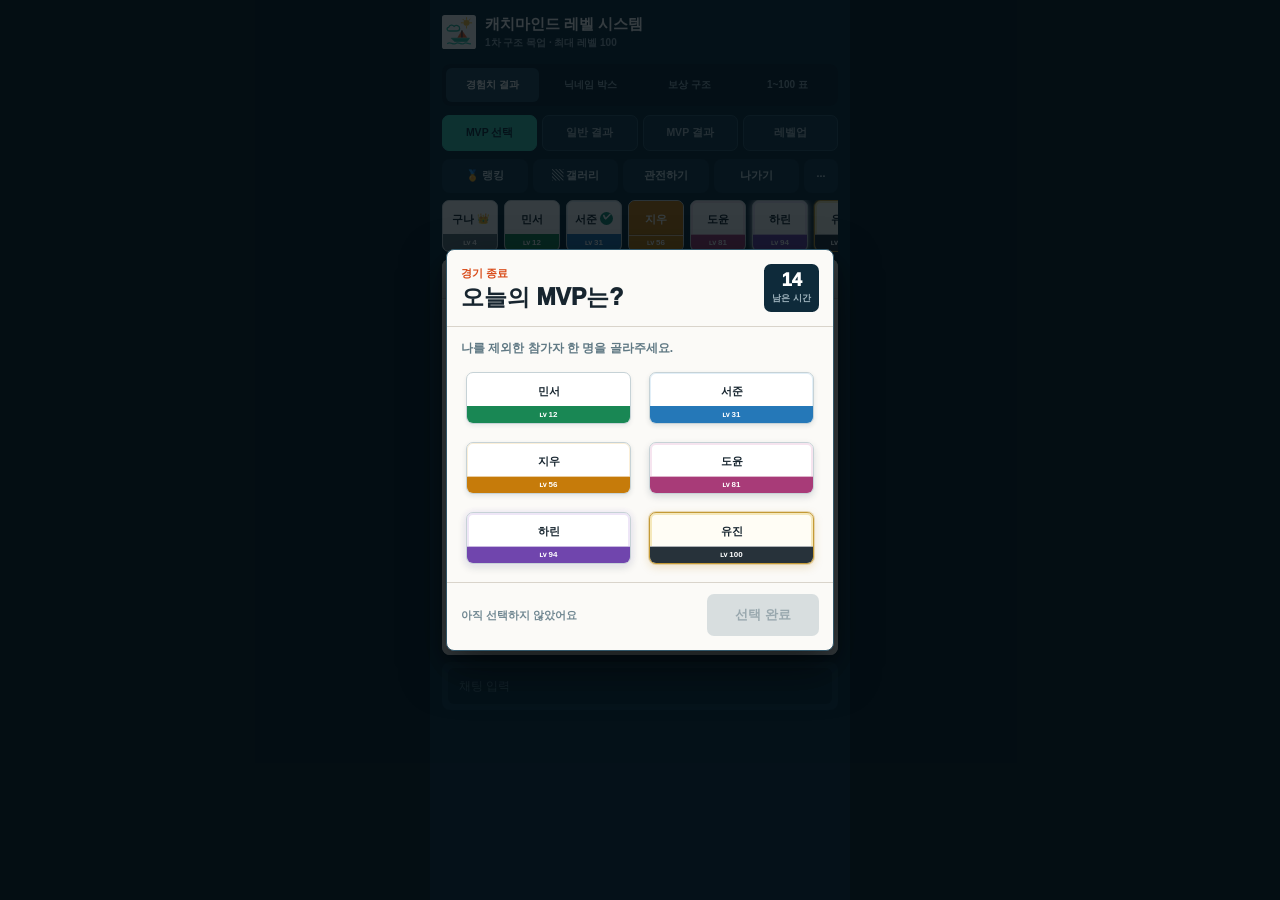
<file: catchmind-level-system-mockup.html>
<!DOCTYPE html>
<html lang="ko">
<head>
<meta charset="UTF-8">
<meta name="viewport" content="width=device-width, initial-scale=1, maximum-scale=1, user-scalable=no">
<title>캐치마인드 레벨 시스템 목업</title>
<style>
:root {
  --navy: #0e2a3a;
  --navy-2: #16384a;
  --navy-3: #24495b;
  --ink: #17252f;
  --paper: #fbfaf7;
  --paper-2: #f5f0e8;
  --line: #d9d4cb;
  --muted: #78909a;
  --teal: #38c6b0;
  --teal-dark: #167d70;
  --orange: #f3612a;
  --orange-dark: #d94b19;
  --blue: #2474b5;
  --red: #d23b3b;
  --yellow: #eab308;
  --green: #22a873;
  --violet: #7c3aed;
}
* { box-sizing: border-box; letter-spacing: 0; }
html, body { min-width: 320px; min-height: 100%; margin: 0; background: #081820; }
body {
  color: #eaf2f6;
  font-family: Pretendard, "Noto Sans KR", "Apple SD Gothic Neo", Arial, sans-serif;
  -webkit-tap-highlight-color: transparent;
}
button, select { font: inherit; }
button { cursor: pointer; }
.hidden { display: none !important; }
.app {
  width: min(420px, 100%);
  min-height: 100dvh;
  margin: 0 auto;
  padding: 8px 12px 24px;
  background: var(--navy);
}
.mock-head {
  min-height: 48px;
  display: flex;
  align-items: center;
  gap: 9px;
  margin-bottom: 8px;
}
.mock-head img { width: 34px; height: 34px; flex: 0 0 auto; }
.mock-title { min-width: 0; }
.mock-title strong { display: block; color: #fff; font-size: 15px; font-weight: 1000; }
.mock-title span { display: block; margin-top: 2px; color: #8fa6b2; font-size: 10px; font-weight: 800; }
.view-tabs {
  width: 100%;
  min-height: 42px;
  display: grid;
  grid-template-columns: repeat(4, minmax(0, 1fr));
  gap: 5px;
  margin-bottom: 9px;
  padding: 4px;
  border-radius: 8px;
  background: #0a2230;
}
.view-tabs button {
  min-width: 0;
  border: 0;
  border-radius: 6px;
  background: transparent;
  color: #8fa6b2;
  font-size: 10px;
  font-weight: 900;
}
.view-tabs button.active { background: var(--navy-3); color: #fff; }
.view { display: none; }
.view.active { display: block; }
.scenario-bar,
.plate-choice {
  display: grid;
  gap: 5px;
  margin-bottom: 8px;
}
.scenario-bar { grid-template-columns: repeat(4, minmax(0, 1fr)); }
.plate-choice { grid-template-columns: repeat(3, minmax(0, 1fr)); }
.scenario-bar button,
.plate-choice button {
  min-width: 0;
  min-height: 36px;
  border: 1px solid #31576a;
  border-radius: 7px;
  background: var(--navy-2);
  color: #a8bbc4;
  font-size: 10.5px;
  font-weight: 900;
}
.scenario-bar button.active,
.plate-choice button.active {
  border-color: var(--teal);
  background: var(--teal);
  color: var(--navy);
}
.game-shell { position: relative; }
.game-actions {
  display: grid;
  grid-template-columns: 1fr 1fr 1fr 1fr 34px;
  gap: 5px;
  margin-bottom: 7px;
}
.game-actions button {
  min-width: 0;
  height: 34px;
  overflow: hidden;
  border: 0;
  border-radius: 8px;
  background: var(--navy-2);
  color: #cfe0e7;
  font-size: 10.5px;
  font-weight: 900;
  text-overflow: ellipsis;
  white-space: nowrap;
}
.player-strip {
  width: 100%;
  min-height: 36px;
  display: flex;
  align-items: center;
  gap: 6px;
  overflow-x: auto;
  margin-bottom: 7px;
  scrollbar-width: none;
}
.player-strip::-webkit-scrollbar { display: none; }
.game-board {
  position: relative;
  aspect-ratio: 1;
  overflow: hidden;
  border-radius: 8px;
  background: var(--paper);
  box-shadow: 0 4px 14px rgba(0,0,0,.35);
}
.wordbar {
  height: 40px;
  display: flex;
  align-items: center;
  justify-content: space-between;
  padding: 0 12px;
  border-bottom: 1px solid #ddd3c7;
  background: var(--paper-2);
  color: #73808a;
  font-size: 12px;
}
.wordbar b { margin-left: 7px; color: var(--navy); font-size: 16px; }
.wordbar strong { color: var(--orange-dark); font-size: 13px; }
.waiting-stage {
  position: absolute;
  inset: 40px 0 0;
  display: grid;
  grid-template-rows: minmax(0, 1fr) auto;
  padding: 26px 22px 17px;
  background: rgba(251,250,247,.96);
  color: var(--ink);
}
.waiting-main { align-self: center; text-align: center; }
.paint-marks {
  height: 46px;
  display: flex;
  align-items: center;
  justify-content: center;
  gap: 7px;
  margin-bottom: 10px;
}
.paint-marks span { width: 8px; display: block; border-radius: 4px; transform: rotate(8deg); }
.paint-marks span:nth-child(1) { height: 25px; background: var(--blue); }
.paint-marks span:nth-child(2) { height: 39px; background: var(--red); transform: rotate(-6deg); }
.paint-marks span:nth-child(3) { height: 31px; background: var(--yellow); }
.paint-marks span:nth-child(4) { height: 44px; background: var(--orange); transform: rotate(-4deg); }
.paint-marks span:nth-child(5) { height: 34px; background: #22c55e; }
.paint-marks span:nth-child(6) { height: 40px; background: var(--violet); transform: rotate(-7deg); }
.waiting-main h2 { margin: 0; font-size: 26px; line-height: 1.2; font-weight: 1000; }
.waiting-main p { margin: 8px 0 0; color: #6d838e; font-size: 11px; font-weight: 800; }
.waiting-roster {
  padding-top: 10px;
  border-top: 1px solid #ded8cf;
  color: #718892;
  font-size: 10px;
  line-height: 1.65;
  font-weight: 800;
}
.waiting-roster b { color: #49616c; }
.mock-chat {
  height: 48px;
  display: flex;
  align-items: center;
  margin-top: 7px;
  padding: 6px;
  border-radius: 8px;
  background: var(--navy-2);
}
.mock-chat span {
  width: 100%;
  height: 36px;
  display: flex;
  align-items: center;
  padding: 0 11px;
  border-radius: 6px;
  background: var(--navy);
  color: #547586;
  font-size: 12px;
}
.reopen-xp {
  width: 100%;
  height: 42px;
  margin-top: 8px;
  border: 1px solid #31576a;
  border-radius: 8px;
  background: var(--navy-2);
  color: #fff;
  font-size: 12px;
  font-weight: 900;
}
.xp-backdrop,
.mvp-backdrop {
  position: fixed;
  inset: 0;
  z-index: 20;
  display: grid;
  place-items: center;
  padding: 12px;
  background: rgba(3,12,17,.8);
}
.mvp-backdrop { z-index: 21; }
.mvp-dialog {
  width: min(388px, 100%);
  max-height: min(700px, calc(100dvh - 24px));
  display: grid;
  grid-template-rows: auto auto minmax(0, 1fr) auto;
  overflow: hidden;
  border: 1px solid #31576a;
  border-radius: 8px;
  background: var(--paper);
  color: var(--ink);
  box-shadow: 0 18px 44px rgba(0,0,0,.52);
}
.mvp-head {
  display: flex;
  align-items: center;
  justify-content: space-between;
  gap: 12px;
  padding: 14px;
  border-bottom: 1px solid var(--line);
}
.mvp-head span {
  display: block;
  color: var(--orange-dark);
  font-size: 11px;
  font-weight: 1000;
}
.mvp-head h2 {
  margin: 3px 0 0;
  font-size: 23px;
  line-height: 1.15;
  font-weight: 1000;
}
.mvp-timer {
  flex: 0 0 auto;
  min-width: 50px;
  padding: 7px 8px;
  border-radius: 7px;
  background: var(--navy);
  color: #fff;
  text-align: center;
}
.mvp-timer strong { display: block; font-size: 18px; line-height: 1; font-weight: 1000; }
.mvp-timer small { display: block; margin-top: 3px; color: #9fb3bd; font-size: 9px; font-weight: 900; }
.mvp-copy {
  margin: 0;
  padding: 13px 14px 10px;
  color: #607984;
  font-size: 12px;
  line-height: 1.45;
  font-weight: 850;
}
.mvp-candidates {
  min-height: 0;
  display: grid;
  grid-template-columns: repeat(2, minmax(0, 1fr));
  align-content: start;
  gap: 8px;
  overflow-y: auto;
  overscroll-behavior: contain;
  padding: 0 14px 13px;
  scrollbar-width: thin;
  scrollbar-color: #b7c4c9 transparent;
}
.mvp-candidate {
  position: relative;
  min-width: 0;
  min-height: 58px;
  display: block;
  padding: 3px;
  border: 2px solid transparent;
  border-radius: 9px;
  background: transparent;
  color: var(--ink);
  text-align: left;
  cursor: pointer;
}
.mvp-candidate.selected {
  border-color: var(--orange);
  background: #fff3ed;
  box-shadow: 0 0 0 1px rgba(243,97,42,.12);
}
.mvp-candidate:focus-visible { outline: 2px solid var(--teal); outline-offset: 1px; }
.mvp-candidate > .nameplate { width: 100%; max-width: none; pointer-events: none; }
.mvp-check {
  position: absolute;
  z-index: 5;
  top: -4px;
  right: -4px;
  width: 17px;
  height: 17px;
  display: grid;
  place-items: center;
  border: 2px solid #fff;
  border-radius: 50%;
  background: var(--orange);
  color: #fff;
  font-family: Arial, sans-serif;
  font-size: 11px;
  line-height: 1;
  font-style: normal;
  font-weight: 1000;
  opacity: 0;
  box-shadow: 0 1px 4px rgba(14,42,58,.2);
  transform: scale(.72);
  transition: opacity .15s ease, transform .15s ease;
}
.mvp-candidate.selected .mvp-check { opacity: 1; transform: scale(1); }
.mvp-foot {
  display: grid;
  grid-template-columns: minmax(0, 1fr) 112px;
  align-items: center;
  gap: 10px;
  padding: 11px 14px 14px;
  border-top: 1px solid var(--line);
}
.mvp-choice {
  min-width: 0;
  overflow: hidden;
  color: #718892;
  font-size: 11px;
  font-weight: 900;
  text-overflow: ellipsis;
  white-space: nowrap;
}
.mvp-confirm {
  height: 42px;
  border: 0;
  border-radius: 7px;
  background: var(--orange);
  color: #fff;
  font-size: 13px;
  font-weight: 1000;
}
.mvp-confirm:disabled { background: #d8dedf; color: #99a8ae; }
.xp-dialog {
  position: relative;
  width: min(388px, 100%);
  max-height: min(700px, calc(100dvh - 24px));
  display: grid;
  grid-template-rows: auto minmax(0, 1fr) auto;
  overflow: hidden;
  border: 1px solid #31576a;
  border-radius: 8px;
  background: var(--paper);
  color: var(--ink);
  box-shadow: 0 18px 44px rgba(0,0,0,.52);
}
.xp-head {
  min-height: 62px;
  display: flex;
  align-items: center;
  justify-content: space-between;
  padding: 11px 13px;
  border-bottom: 1px solid #31576a;
  background: var(--navy);
}
.xp-head span { display: block; color: var(--teal); font-size: 11px; font-weight: 900; }
.xp-head h2 { margin: 3px 0 0; color: #fff; font-size: 23px; line-height: 1.1; font-weight: 1000; }
.xp-close {
  width: 34px;
  height: 34px;
  border: 0;
  border-radius: 7px;
  background: var(--navy-2);
  color: #cfe0e7;
  font-size: 17px;
}
.xp-scroll {
  min-height: 0;
  overflow-y: auto;
  overscroll-behavior: contain;
  -webkit-overflow-scrolling: touch;
  scrollbar-width: thin;
  scrollbar-color: #b7c4c9 transparent;
}
.xp-summary {
  display: grid;
  grid-template-columns: auto minmax(0, 1fr) auto;
  align-items: center;
  gap: 11px;
  padding: 15px 14px 12px;
}
.level-seal {
  position: relative;
  z-index: 2;
  width: 54px;
  height: 54px;
  display: grid;
  place-items: center;
  border: 3px solid var(--orange);
  border-radius: 50%;
  background: #fff;
  color: var(--orange-dark);
}
.level-seal small { display: block; font-size: 9px; line-height: 1; font-weight: 900; }
.level-seal strong { display: block; margin-top: 2px; font-size: 22px; line-height: 1; font-weight: 1000; }
.level-seal-stage {
  position: relative;
  width: 62px;
  height: 62px;
  display: grid;
  place-items: center;
  isolation: isolate;
}
.level-seal-stage::after {
  content: "";
  position: absolute;
  z-index: 1;
  inset: 4px;
  border: 2px solid var(--orange);
  border-radius: 50%;
  opacity: 0;
  pointer-events: none;
}
.level-up-tag {
  position: absolute;
  z-index: 4;
  left: 50%;
  bottom: -5px;
  width: max-content;
  padding: 2px 5px;
  border-radius: 4px;
  background: var(--navy);
  color: #fff;
  font-size: 7px;
  line-height: 1.2;
  font-weight: 1000;
  opacity: 0;
  transform: translate(-50%, 4px);
  pointer-events: none;
}
.level-particles {
  position: absolute;
  z-index: 3;
  inset: 50%;
  pointer-events: none;
}
.level-particles i {
  --x: 0px;
  --y: -35px;
  --r: 0deg;
  position: absolute;
  width: 4px;
  height: 11px;
  margin: -5px 0 0 -2px;
  border-radius: 2px;
  background: var(--orange);
  opacity: 0;
}
.level-particles i:nth-child(2) { --x: 26px; --y: -29px; --r: 34deg; background: var(--blue); }
.level-particles i:nth-child(3) { --x: 38px; --y: -5px; --r: 72deg; background: var(--yellow); }
.level-particles i:nth-child(4) { --x: 31px; --y: 25px; --r: 116deg; background: var(--teal); }
.level-particles i:nth-child(5) { --x: 8px; --y: 38px; --r: 158deg; background: var(--red); }
.level-particles i:nth-child(6) { --x: -22px; --y: 31px; --r: 205deg; background: var(--violet); }
.level-particles i:nth-child(7) { --x: -38px; --y: 7px; --r: 248deg; background: var(--orange); }
.level-particles i:nth-child(8) { --x: -31px; --y: -24px; --r: 296deg; background: var(--green); }
.level-seal-stage.celebrate .level-seal {
  animation: level-seal-pop 1.15s cubic-bezier(.2,.82,.24,1) both;
}
.level-seal-stage.celebrate::after { animation: level-ring 1.05s ease-out both; }
.level-seal-stage.celebrate .level-up-tag { animation: level-tag 1.35s ease both; }
.level-seal-stage.celebrate .level-particles i {
  animation: level-particle .9s cubic-bezier(.12,.7,.22,1) both;
}
.level-seal-stage.celebrate .level-particles i:nth-child(2) { animation-delay: .03s; }
.level-seal-stage.celebrate .level-particles i:nth-child(3) { animation-delay: .06s; }
.level-seal-stage.celebrate .level-particles i:nth-child(4) { animation-delay: .09s; }
.level-seal-stage.celebrate .level-particles i:nth-child(5) { animation-delay: .12s; }
.level-seal-stage.celebrate .level-particles i:nth-child(6) { animation-delay: .15s; }
.level-seal-stage.celebrate .level-particles i:nth-child(7) { animation-delay: .18s; }
.level-seal-stage.celebrate .level-particles i:nth-child(8) { animation-delay: .21s; }
@keyframes level-seal-pop {
  0% { color: var(--orange-dark); background: #fff; transform: scale(1) rotate(0); }
  20% { color: #fff; background: var(--orange); transform: scale(1.28) rotate(-7deg); box-shadow: 0 8px 18px rgba(243,97,42,.35); }
  45% { transform: scale(.94) rotate(4deg); }
  68% { transform: scale(1.12) rotate(-2deg); }
  100% { color: var(--orange-dark); background: #fff; transform: scale(1) rotate(0); box-shadow: none; }
}
@keyframes level-ring {
  0% { opacity: .8; transform: scale(.8); }
  100% { opacity: 0; transform: scale(1.65); }
}
@keyframes level-particle {
  0% { opacity: 0; transform: translate(0, 0) scale(.4) rotate(0); }
  18% { opacity: 1; }
  100% { opacity: 0; transform: translate(var(--x), var(--y)) scale(1) rotate(var(--r)); }
}
@keyframes level-tag {
  0% { opacity: 0; transform: translate(-50%, 5px) scale(.8); }
  20%, 72% { opacity: 1; transform: translate(-50%, 0) scale(1); }
  100% { opacity: 0; transform: translate(-50%, -5px) scale(.94); }
}
.xp-person { min-width: 0; }
.xp-person strong {
  display: block;
  overflow: hidden;
  font-size: 18px;
  font-weight: 1000;
  text-overflow: ellipsis;
  white-space: nowrap;
}
.xp-person span { display: block; margin-top: 4px; color: var(--muted); font-size: 12px; font-weight: 900; }
.xp-earned { color: var(--orange); text-align: right; font-size: 24px; line-height: 1; font-weight: 1000; }
.xp-earned span { display: block; margin-bottom: 5px; color: var(--muted); font-size: 11px; }
.xp-meter-block { padding: 0 14px 15px; }
.xp-meter-head {
  min-height: 18px;
  display: flex;
  align-items: center;
  justify-content: space-between;
  gap: 8px;
  margin-bottom: 6px;
  color: #607984;
  font-size: 11px;
  font-weight: 900;
}
.xp-meter {
  position: relative;
  height: 15px;
  overflow: hidden;
  border: 1px solid #cfd8dc;
  border-radius: 8px;
  background: #e6ecee;
}
.xp-meter-fill {
  width: 0;
  height: 100%;
  border-radius: inherit;
  background: var(--teal);
  transition: width 1.05s cubic-bezier(.2,.78,.28,1);
}
.xp-breakdown {
  margin: 0;
  padding: 0 14px;
  border-top: 1px solid var(--line);
  border-bottom: 1px solid var(--line);
  list-style: none;
}
.xp-breakdown li {
  min-height: 58px;
  display: flex;
  align-items: center;
  justify-content: space-between;
  gap: 12px;
  color: #647b85;
  font-size: 12px;
  font-weight: 800;
}
.xp-breakdown li + li { border-top: 1px solid #e8e4dd; }
.xp-breakdown li.empty { opacity: .52; }
.xp-reason { min-width: 0; }
.xp-reason strong {
  display: block;
  overflow: hidden;
  color: var(--ink);
  font-size: 13px;
  font-weight: 1000;
  text-overflow: ellipsis;
  white-space: nowrap;
}
.xp-reason small {
  display: block;
  margin-top: 4px;
  color: var(--muted);
  font-size: 11px;
  line-height: 1.35;
  font-weight: 800;
}
.xp-breakdown .xp-value { flex: 0 0 auto; color: var(--ink); font-size: 13px; font-weight: 1000; }
.xp-breakdown .cap-row .xp-value { color: var(--orange-dark); }
.reward-unlock {
  display: grid;
  grid-template-columns: 42px minmax(0, 1fr);
  align-items: center;
  gap: 11px;
  margin: 12px 14px 14px;
  padding: 11px;
  border: 1px solid #efc0ac;
  border-radius: 7px;
  background: #fff2eb;
}
.reward-unlock .reward-icon {
  width: 42px;
  height: 42px;
  display: grid;
  place-items: center;
  border-radius: 7px;
  background: var(--orange);
  font-size: 22px;
}
.reward-unlock span { display: block; color: var(--orange-dark); font-size: 11px; font-weight: 900; }
.reward-unlock strong { display: block; margin-top: 3px; font-size: 14px; font-weight: 1000; }
.xp-foot {
  display: grid;
  grid-template-columns: .8fr 1.2fr;
  gap: 7px;
  padding: 12px 14px 14px;
}
.xp-foot button {
  min-width: 0;
  height: 44px;
  border: 0;
  border-radius: 7px;
  font-size: 13px;
  font-weight: 1000;
}
.xp-replay { background: #e1e7e9; color: #526b77; }
.xp-confirm { background: var(--teal); color: var(--navy); }
.section-head { margin: 4px 1px 10px; }
.section-head h2 { margin: 0; color: #fff; font-size: 20px; font-weight: 1000; }
.section-head p { margin: 5px 0 0; color: #8fa6b2; font-size: 10.5px; line-height: 1.5; font-weight: 800; }
.plate-demo {
  min-height: 420px;
  overflow: hidden;
  border-radius: 8px;
  background: var(--paper);
}
.plate-demo-head {
  min-height: 53px;
  padding: 10px 12px;
  border-bottom: 1px solid var(--line);
  background: var(--paper-2);
  color: var(--ink);
}
.plate-demo-head strong { display: block; font-size: 14px; font-weight: 1000; }
.plate-demo-head span { display: block; margin-top: 3px; color: var(--muted); font-size: 9.5px; font-weight: 800; }
.plate-scroll {
  display: flex;
  gap: 6px;
  overflow-x: auto;
  padding: 10px 11px;
  border-bottom: 1px solid var(--line);
  scrollbar-width: none;
}
.plate-scroll::-webkit-scrollbar { display: none; }
.plate-state-head,
.plate-list-row {
  display: grid;
  grid-template-columns: 30px repeat(4, minmax(0, 1fr));
  align-items: center;
  gap: 4px;
}
.plate-state-head {
  min-height: 28px;
  padding: 3px 12px 0;
  color: #78909a;
  font-size: 7px;
  font-weight: 1000;
  text-align: center;
}
.plate-state-head span:first-child { text-align: left; }
.plate-list { padding: 0 12px 12px; }
.plate-list-row {
  min-height: 58px;
  padding: 4px 0;
  border-bottom: 1px solid #e4e0d9;
}
.plate-list-row:last-child { border-bottom: 0; }
.plate-step {
  color: #6f838d;
  font-size: 8px;
  line-height: 1.05;
  font-weight: 1000;
  text-align: left;
}
.plate-step strong,
.plate-step small { display: block; }
.plate-step small { margin-top: 3px; color: #a0afb5; font-size: 6px; }
.plate-list-row .nameplate {
  width: 100%;
  min-width: 0;
  max-width: none;
}
.nameplate {
  --tier: #6f828b;
  --tier-alt: #52666f;
  --tier-soft: #edf1f2;
  --tier-ink: #fff;
  --skin-bg: #fff;
  --skin-mark: #dfe7ea;
  position: relative;
  isolation: isolate;
  flex: 0 0 auto;
  min-width: 0;
  max-width: 180px;
  color: var(--ink);
}
.nameplate.tier-sketch { --tier: #6f828b; --tier-alt: #52666f; --tier-soft: #edf0f1; }
.nameplate.tier-sprout { --tier: #178c73; --tier-alt: #29aa90; --tier-soft: #e2f5ef; }
.nameplate.tier-color { --tier: #2474b5; --tier-alt: #45a0dd; --tier-soft: #e3eff8; }
.nameplate.tier-artist { --tier: #df551f; --tier-alt: #e9a11b; --tier-soft: #fff0e8; }
.nameplate.tier-master { --tier: #a92b4b; --tier-alt: #ef612f; --tier-soft: #f9e7eb; }
.nameplate.tier-grand { --tier: #6944a3; --tier-alt: #c23d84; --tier-soft: #eee8f5; }
.nameplate.tier-legend { --tier: #1b252d; --tier-alt: #b68217; --tier-soft: #fff3c6; }
.nameplate.milestone-start { --tier: #62757d; --tier-alt: #87979e; --tier-soft: #edf1f2; }
.nameplate.milestone-10 { --tier: #198754; --tier-alt: #38a169; --tier-soft: #e6f4ea; }
.nameplate.milestone-20 { --tier: #118a83; --tier-alt: #2db7aa; --tier-soft: #e0f5f2; }
.nameplate.milestone-30 { --tier: #2578b8; --tier-alt: #51a5dd; --tier-soft: #e2eff8; }
.nameplate.milestone-40 { --tier: #4f5fc5; --tier-alt: #7786e5; --tier-soft: #e8eaf9; }
.nameplate.milestone-50 { --tier: #c67b0a; --tier-alt: #e5a11c; --tier-soft: #fbefd8; }
.nameplate.milestone-60 { --tier: #d85622; --tier-alt: #ed8a2f; --tier-soft: #fbe9df; }
.nameplate.milestone-70 { --tier: #c84455; --tier-alt: #ed6a72; --tier-soft: #f8e4e7; }
.nameplate.milestone-80 { --tier: #a83b78; --tier-alt: #d45b9b; --tier-soft: #f6e4ef; }
.nameplate.milestone-90 { --tier: #7045ad; --tier-alt: #a660ca; --tier-soft: #eee6f7; }
.nameplate.milestone-100 { --tier: #27323a; --tier-alt: #b78521; --tier-soft: #fff1bf; }
.nameplate.drawer { border-color: rgba(0,0,0,.16); outline: 0; }
.nameplate .correct-mark {
  flex: 0 0 13px;
  width: 13px;
  height: 13px;
  display: inline-grid;
  place-items: center;
  margin-left: 3px;
  border: 0;
  border-radius: 50%;
  background: #178c73;
  color: #fff;
  font-size: 0;
  line-height: 1;
  box-shadow: none;
}
.nameplate .correct-mark::before { content: "\2714\FE0E"; color: #fff; -webkit-text-fill-color: #fff; font-family: Arial, sans-serif; font-size: 8px; line-height: 1; font-weight: 900; }
.nameplate.spectator { opacity: .45; filter: grayscale(.25); }
.nameplate .crown { flex: 0 0 auto; margin-left: 3px; font-size: 10px; }
.plate-name {
  min-width: 0;
  display: flex;
  align-items: center;
  overflow: hidden;
}
.plate-nick {
  min-width: 0;
  overflow: hidden;
  padding-top: 1px;
  line-height: 1.3;
  text-overflow: ellipsis;
  white-space: nowrap;
}
.plate-level-num small {
  margin-right: 2px;
  font-size: .72em;
  font-weight: 1000;
}
.plate-tier-label {
  overflow: hidden;
  font-style: normal;
  text-overflow: ellipsis;
  white-space: nowrap;
}
.nameplate.style-a {
  --motion-speed: 3.6s;
  min-width: 56px;
  min-height: 52px;
  display: inline-grid;
  grid-template-rows: 33px 17px;
  align-content: stretch;
  overflow: hidden;
  border: 1px solid #c6d2d6;
  border-radius: 7px;
  background: #fff;
  box-shadow: 0 2px 4px rgba(14,42,58,.08);
}
.nameplate.style-a .plate-level {
  grid-row: 2;
  position: relative;
  width: 100%;
  height: 100%;
  min-width: 0;
  display: flex;
  align-items: center;
  justify-content: center;
  overflow: hidden;
  padding: 0 6px;
  background-color: var(--tier);
  color: var(--tier-ink);
  font-size: 8px;
  line-height: 1;
  font-weight: 1000;
}
.nameplate.style-a .plate-level::after {
  content: "";
  position: absolute;
  inset: -7px auto -7px -18px;
  width: 10px;
  background: rgba(255,255,255,.55);
  opacity: 0;
  transform: skewX(-18deg);
  pointer-events: none;
}
.nameplate.style-a .plate-name {
  grid-row: 1;
  justify-content: center;
  padding: 5px 6px 3px;
  font-size: 11px;
  line-height: 1.3;
  font-weight: 1000;
}
.nameplate.style-a.drawer .plate-name,
.nameplate.style-a.drawer .plate-level { background-color: var(--tier); color: #fff; }
.nameplate.style-a.drawer .plate-level { border-top: 1px solid rgba(0,0,0,.12); box-shadow: none; }
.nameplate.style-a.drawer .plate-level::after { animation: none; opacity: 0; }
.nameplate.style-a.milestone-40 { --motion-speed: 3.3s; }
.nameplate.style-a.milestone-50 { --motion-speed: 3s; }
.nameplate.style-a.milestone-60 { --motion-speed: 2.8s; }
.nameplate.style-a.milestone-70 { --motion-speed: 2.6s; }
.nameplate.style-a.milestone-80 { --motion-speed: 2.4s; }
.nameplate.style-a.milestone-90 { --motion-speed: 2.2s; }
.nameplate.style-a.milestone-100 { --motion-speed: 1.9s; }
.nameplate.style-a.effect-depth {
  box-shadow: inset 0 0 0 1px var(--tier-soft), 0 2px 5px rgba(14,42,58,.11);
}
.nameplate.style-a.effect-rain .plate-level::after {
  animation: level-rail-glint var(--motion-speed) ease-in-out infinite;
}
.nameplate.style-a.effect-corners .plate-level { box-shadow: inset 0 1px 0 rgba(255,255,255,.62); }
.nameplate.style-a.effect-color .plate-level {
  animation: level-rail-color var(--motion-speed) ease-in-out infinite;
}
.nameplate.style-a.effect-aura {
  box-shadow: inset 0 0 0 1px var(--tier-soft), 0 2px 6px rgba(14,42,58,.14);
}
.nameplate.style-a.effect-double {
  box-shadow: inset 0 0 0 2px var(--tier-soft), 0 3px 7px rgba(14,42,58,.15);
}
.nameplate.style-a.effect-pulse::after {
  content: "";
  position: absolute;
  z-index: 4;
  inset: 2px;
  border: 1px solid var(--tier);
  border-radius: 4px;
  opacity: 0;
  pointer-events: none;
  animation: level-frame-pulse var(--motion-speed) ease-in-out infinite;
}
.nameplate.style-a.effect-gem::before {
  content: none;
}
.nameplate.style-a.effect-gem {
  box-shadow: inset 0 0 0 2px var(--tier-soft), 0 0 6px var(--tier-soft), 0 3px 8px rgba(14,42,58,.16);
}
.nameplate.style-a.effect-legend {
  border-color: #c49a36;
  background: #fffdf5;
  box-shadow: inset 0 0 0 2px #f5e8bb, 0 0 0 1px rgba(196,154,54,.3), 0 3px 10px rgba(181,129,20,.22);
}
.nameplate.style-a.drawer { background-color: var(--tier); box-shadow: 0 2px 4px rgba(14,42,58,.12); }
.nameplate.style-a.drawer.effect-color .plate-name,
.nameplate.style-a.drawer.effect-color .plate-level { animation: none; background-color: var(--tier); }
.nameplate.style-a.drawer.effect-pulse::after { animation: none; opacity: 0; }
@keyframes level-rail-color {
  0%, 100% { background-color: var(--tier); }
  52% { background-color: var(--tier-alt); }
}
@keyframes level-rail-glint {
  0%, 18% { left: -18px; opacity: 0; }
  38% { opacity: .72; }
  58%, 100% { left: calc(100% + 12px); opacity: 0; }
}
@keyframes level-frame-pulse {
  0%, 100% { opacity: .04; }
  50% { opacity: .24; }
}
.plate-list-row .nameplate.style-a .plate-name { padding-right: 3px; padding-left: 3px; font-size: 9.5px; }
.plate-list-row .nameplate.style-a .correct-mark { margin-left: 3px; }
.plate-list-row .nameplate.style-a .crown { margin-left: 2px; font-size: 8px; }
.nameplate.style-b {
  min-width: 104px;
  min-height: 50px;
  display: inline-grid;
  grid-template-columns: 43px minmax(0, 1fr);
  align-items: center;
  gap: 8px;
  padding: 4px 9px 4px 5px;
  border: 1px solid #cbd6da;
  border-radius: 7px;
  background: #fff;
  box-shadow: inset 3px 0 0 var(--tier-soft), 0 2px 5px rgba(14,42,58,.09);
}
.nameplate.style-b .plate-level {
  grid-column: 1;
  grid-row: 1;
  width: 40px;
  height: 40px;
  display: grid;
  place-content: center;
  border: 2px solid var(--tier);
  border-radius: 50%;
  background: var(--tier-soft);
  color: var(--tier);
  text-align: center;
}
.nameplate.style-b .plate-level-num {
  display: block;
  font-size: 11px;
  line-height: 1;
  font-weight: 1000;
}
.nameplate.style-b .plate-level-num small { display: block; margin: 0 0 1px; font-size: 6px; }
.nameplate.style-b .plate-tier-label { display: block; margin-top: 2px; font-size: 6px; line-height: 1; font-weight: 1000; }
.nameplate.style-b .plate-name {
  grid-column: 2;
  grid-row: 1;
  font-size: 11px;
  font-weight: 1000;
}
.nameplate.style-b.drawer .plate-name { color: var(--orange-dark); }
.nameplate.style-b.tier-artist .plate-level,
.nameplate.style-b.tier-master .plate-level,
.nameplate.style-b.tier-grand .plate-level,
.nameplate.style-b.tier-legend .plate-level {
  animation: level-medal-pulse 2.8s ease-in-out infinite;
}
.nameplate.style-b.tier-master { border-color: #d3a0ac; }
.nameplate.style-b.tier-grand { border-color: #a891c7; box-shadow: inset 3px 0 0 var(--tier-soft), 0 0 0 1px rgba(105,68,163,.18), 0 3px 8px rgba(105,68,163,.15); }
.nameplate.style-b.tier-legend { border-color: #c49a36; background: #fffdf5; box-shadow: inset 3px 0 0 #fff3c6, 0 0 0 1px rgba(196,154,54,.26), 0 3px 9px rgba(181,129,20,.18); }
@keyframes level-medal-pulse {
  0%, 100% { box-shadow: inset 0 0 0 0 rgba(255,255,255,0), 0 0 0 0 rgba(105,68,163,0); transform: scale(1); }
  50% { box-shadow: inset 0 0 0 3px rgba(255,255,255,.7), 0 0 0 3px var(--tier-soft); transform: scale(1.04); }
}
.nameplate.style-c {
  min-width: 86px;
  min-height: 50px;
  display: inline-grid;
  grid-template-rows: 31px 17px;
  overflow: hidden;
  border: 1px solid #ccd6d9;
  border-radius: 7px;
  background: var(--skin-bg);
  box-shadow: 0 2px 5px rgba(14,42,58,.1);
}
.nameplate.style-c::before,
.nameplate.style-c::after {
  content: "";
  position: absolute;
  z-index: -1;
  width: 36px;
  height: 7px;
  border-radius: 5px;
  background: var(--skin-mark);
  opacity: .72;
  transform: rotate(-18deg);
}
.nameplate.style-c::before { top: 5px; right: -9px; }
.nameplate.style-c::after { top: 16px; right: -13px; width: 28px; opacity: .46; }
.nameplate.style-c.skin-paper { --skin-bg: #fff; --skin-mark: #dce6e9; }
.nameplate.style-c.skin-mint { --skin-bg: #effaf7; --skin-mark: #8fd9ca; }
.nameplate.style-c.skin-sky { --skin-bg: #eef6fc; --skin-mark: #8ec3e8; }
.nameplate.style-c.skin-coral { --skin-bg: #fff2ec; --skin-mark: #f4a07e; }
.nameplate.style-c.skin-violet { --skin-bg: #f5f0fb; --skin-mark: #b8a0d8; }
.nameplate.style-c.skin-night { --skin-bg: #202f38; --skin-mark: #bd8e2d; color: #fff; }
.nameplate.style-c .plate-name {
  grid-row: 1;
  padding: 6px 9px 5px;
  font-size: 11px;
  font-weight: 1000;
}
.nameplate.style-c .plate-level {
  grid-row: 2;
  display: flex;
  align-items: center;
  justify-content: space-between;
  gap: 7px;
  padding: 0 8px;
  background: var(--tier);
  color: #fff;
  font-size: 8px;
  line-height: 1;
  font-weight: 1000;
}
.nameplate.style-c.skin-night .plate-name .correct-mark { color: #78e3d1; }
.nameplate.style-c.drawer .plate-name {
  background: var(--orange);
  color: #fff;
}
.reward-summary {
  display: grid;
  grid-template-columns: repeat(3, minmax(0, 1fr));
  gap: 6px;
  margin-bottom: 8px;
}
.reward-summary div {
  min-height: 62px;
  padding: 9px;
  border-radius: 7px;
  background: var(--navy-2);
}
.reward-summary span { display: block; color: #7f9ba8; font-size: 9px; font-weight: 900; }
.reward-summary strong { display: block; margin-top: 5px; color: #fff; font-size: 15px; font-weight: 1000; }
.curve-band {
  overflow: hidden;
  margin-bottom: 8px;
  border-radius: 8px;
  background: var(--paper);
  color: var(--ink);
}
.curve-head {
  min-height: 48px;
  display: flex;
  align-items: center;
  justify-content: space-between;
  padding: 9px 11px;
  border-bottom: 1px solid var(--line);
  background: var(--paper-2);
}
.curve-head strong { font-size: 13px; font-weight: 1000; }
.curve-head span { color: var(--orange-dark); font-size: 10px; font-weight: 1000; }
.curve-row {
  min-height: 40px;
  display: grid;
  grid-template-columns: 45px minmax(0, 1fr) 66px;
  align-items: center;
  gap: 8px;
  margin: 0 11px;
  border-bottom: 1px solid #e7e3dc;
}
.curve-row:last-child { border-bottom: 0; }
.curve-row b { font-size: 10px; }
.curve-track { height: 6px; overflow: hidden; border-radius: 3px; background: #e1e8ea; }
.curve-track i { height: 100%; display: block; border-radius: inherit; background: var(--blue); }
.curve-row span { color: #667e89; text-align: right; font-size: 9px; font-weight: 900; }
.reward-track {
  overflow: hidden;
  border-radius: 8px;
  background: var(--paper);
  color: var(--ink);
}
.reward-track-head {
  min-height: 50px;
  padding: 10px 11px;
  border-bottom: 1px solid var(--line);
  background: var(--paper-2);
}
.reward-track-head strong { display: block; font-size: 13px; font-weight: 1000; }
.reward-track-head span { display: block; margin-top: 3px; color: var(--muted); font-size: 9px; font-weight: 800; }
.reward-row {
  min-height: 52px;
  display: grid;
  grid-template-columns: 36px 34px minmax(0, 1fr);
  align-items: center;
  gap: 8px;
  margin: 0 11px;
  border-bottom: 1px solid #e7e3dc;
}
.reward-row:last-child { border-bottom: 0; }
.reward-level {
  color: var(--orange-dark);
  font-size: 10px;
  font-weight: 1000;
}
.reward-kind-icon {
  width: 32px;
  height: 32px;
  display: grid;
  place-items: center;
  border-radius: 7px;
  background: #e8eef0;
  font-size: 17px;
}
.reward-copy { min-width: 0; }
.reward-copy strong {
  display: block;
  overflow: hidden;
  font-size: 11px;
  font-weight: 1000;
  text-overflow: ellipsis;
  white-space: nowrap;
}
.reward-copy span { display: block; margin-top: 2px; color: var(--muted); font-size: 8.5px; font-weight: 800; }
.level-table-shell {
  overflow: hidden;
  border-radius: 8px;
  background: var(--paper);
  color: var(--ink);
}
.level-table-summary {
  display: flex;
  align-items: center;
  justify-content: space-between;
  gap: 10px;
  min-height: 52px;
  padding: 10px 12px;
  border-bottom: 1px solid var(--line);
  background: var(--paper-2);
}
.level-table-summary strong { font-size: 13px; font-weight: 1000; }
.level-table-summary span { color: var(--orange-dark); font-size: 10px; font-weight: 1000; }
.level-table-scroll {
  max-height: calc(100dvh - 190px);
  overflow-y: auto;
  overscroll-behavior: contain;
}
.level-table-head,
.level-table-row {
  display: grid;
  grid-template-columns: 62px minmax(0, .8fr) minmax(0, 1.2fr);
  align-items: center;
  gap: 8px;
  padding: 0 12px;
}
.level-table-head {
  position: sticky;
  z-index: 2;
  top: 0;
  min-height: 34px;
  border-bottom: 1px solid var(--line);
  background: #e9eef0;
  color: #627b86;
  font-size: 8.5px;
  font-weight: 1000;
}
.level-table-row {
  min-height: 36px;
  border-bottom: 1px solid #e8e4dd;
  font-size: 9.5px;
}
.level-table-row:last-child { border-bottom: 0; }
.level-table-row b { color: var(--orange-dark); font-size: 10px; }
.level-table-row span { color: #607984; text-align: right; font-weight: 900; }
.level-table-row span:last-child { color: var(--ink); }
.level-table-row.milestone { background: #fff6f0; }
@media (max-width: 360px) {
  .app { padding-left: 9px; padding-right: 9px; }
  .game-actions { grid-template-columns: 1fr 1fr .9fr .9fr 32px; gap: 4px; }
  .game-actions button { font-size: 9.5px; }
  .xp-summary { gap: 8px; padding-left: 11px; padding-right: 11px; }
  .xp-meter-block, .xp-breakdown, .xp-foot { padding-left: 11px; padding-right: 11px; }
  .xp-earned { font-size: 19px; }
  .waiting-main h2 { font-size: 23px; }
  .mvp-candidates { gap: 5px; padding-left: 10px; padding-right: 10px; }
  .mvp-head, .mvp-copy, .mvp-foot { padding-left: 10px; padding-right: 10px; }
  .mvp-candidate { padding: 2px; }
}
@media (max-height: 760px) {
  .xp-backdrop, .mvp-backdrop { padding: 8px; }
  .xp-dialog, .mvp-dialog { max-height: calc(100dvh - 16px); }
}
@media (prefers-reduced-motion: reduce) {
  *, *::before, *::after { scroll-behavior: auto !important; animation-duration: .01ms !important; transition-duration: .01ms !important; }
}
</style>
</head>
<body>
<main class="app">
  <header class="mock-head">
    <img src="assets/game-icon-catchmind.svg" alt="">
    <div class="mock-title">
      <strong>캐치마인드 레벨 시스템</strong>
      <span>1차 구조 목업 · 최대 레벨 100</span>
    </div>
  </header>

  <nav class="view-tabs" aria-label="목업 화면">
    <button class="active" type="button" data-view="result">경험치 결과</button>
    <button type="button" data-view="plates">닉네임 박스</button>
    <button type="button" data-view="rewards">보상 구조</button>
    <button type="button" data-view="levels">1~100 표</button>
  </nav>

  <section id="view-result" class="view active">
    <div class="scenario-bar" aria-label="경험치 시나리오">
      <button class="active" type="button" data-scenario="vote">MVP 선택</button>
      <button type="button" data-scenario="normal">일반 결과</button>
      <button type="button" data-scenario="mvp">MVP 결과</button>
      <button type="button" data-scenario="levelup">레벨업</button>
    </div>
    <div class="game-shell">
      <div class="game-actions">
        <button type="button">🏅 랭킹</button>
        <button type="button">▧ 갤러리</button>
        <button type="button">관전하기</button>
        <button type="button">나가기</button>
        <button type="button" aria-label="더보기">···</button>
      </div>
      <div id="waiting-player-strip" class="player-strip"></div>
      <div class="game-board">
        <div class="wordbar">
          <span>제시어 <b>준비 중</b></span>
          <strong>--　6명</strong>
        </div>
        <div class="waiting-stage">
          <div class="waiting-main">
            <div class="paint-marks" aria-hidden="true">
              <span></span><span></span><span></span><span></span><span></span><span></span>
            </div>
            <h2>그릴 준비 됐나요?</h2>
            <p>모두 레디했어요. 방장이 게임을 시작할 수 있어요</p>
          </div>
          <div class="waiting-roster">
            참가 6명　<b>구나 · 민서 · 서준 · 지우 · 도윤 · 하린</b><br>
            관전 1명　수빈
          </div>
        </div>
      </div>
      <div class="mock-chat"><span>채팅 입력</span></div>
      <button id="reopen-xp" class="reopen-xp hidden" type="button">경험치 화면 다시 보기</button>
    </div>
  </section>

  <section id="view-plates" class="view">
    <div class="section-head">
          <h2>A+ · 1~100 성장안</h2>
      <p>10레벨마다 시각 효과가 하나씩 누적되어, 100레벨에서 가장 화려해집니다.</p>
    </div>
    <div class="plate-demo">
      <header class="plate-demo-head">
        <strong>레벨별 변화와 게임 상태</strong>
        <span>레벨 줄은 숫자만 가운데 표시하고, 방장·정답·그리는 중·관전 상태는 성장 효과와 분리합니다.</span>
      </header>
      <div id="plate-strip" class="plate-scroll"></div>
      <div class="plate-state-head" aria-hidden="true">
        <span>레벨</span><span>방장</span><span>정답</span><span>그리는 중</span><span>관전</span>
      </div>
      <div id="plate-list" class="plate-list"></div>
    </div>
  </section>

  <section id="view-rewards" class="view">
    <div class="section-head">
      <h2>1~100 성장 뼈대</h2>
      <p>경험치는 영구 누적되고, 보상 종류와 실제 디자인은 카탈로그에서 교체할 수 있습니다.</p>
    </div>
    <div class="reward-summary">
      <div><span>최대 레벨</span><strong>100</strong></div>
      <div><span>누적 경험치</span><strong id="max-xp-summary">883,080</strong></div>
      <div><span>보상 슬롯</span><strong>99개</strong></div>
    </div>
    <div class="curve-band">
      <div class="curve-head">
        <strong>성장 곡선</strong>
        <span>후반 급상승</span>
      </div>
      <div id="curve-rows"></div>
    </div>
    <div class="reward-track">
      <header class="reward-track-head">
        <strong>구간 보상 예시</strong>
        <span>그림판 테두리 · 스티커 · 텍스트 이모티콘 · 닉네임 박스</span>
      </header>
      <div id="reward-rows"></div>
    </div>
  </section>

  <section id="view-levels" class="view">
    <div class="section-head">
      <h2>레벨 1~100 경험치</h2>
      <p>다음 레벨에 필요한 경험치와 해당 레벨 시작 시점의 누적 경험치를 모두 표시합니다.</p>
    </div>
    <div class="level-table-shell">
      <div class="level-table-summary">
        <strong>전체 성장표</strong>
        <span>LV 100 · 883,080 XP</span>
      </div>
      <div class="level-table-scroll">
        <div class="level-table-head">
          <span>레벨</span><span>다음 레벨</span><span>누적 XP</span>
        </div>
        <div id="level-table-rows"></div>
      </div>
    </div>
  </section>
</main>

<div id="mvp-backdrop" class="mvp-backdrop" aria-hidden="false">
  <section class="mvp-dialog" role="dialog" aria-modal="true" aria-labelledby="mvp-title">
    <header class="mvp-head">
      <div>
        <span>경기 종료</span>
        <h2 id="mvp-title">오늘의 MVP는?</h2>
      </div>
      <div class="mvp-timer"><strong id="mvp-seconds">15</strong><small>남은 시간</small></div>
    </header>
    <p class="mvp-copy">나를 제외한 참가자 한 명을 골라주세요.</p>
    <div id="mvp-candidates" class="mvp-candidates"></div>
    <footer class="mvp-foot">
      <span id="mvp-choice" class="mvp-choice">아직 선택하지 않았어요</span>
      <button id="mvp-confirm" class="mvp-confirm" type="button" disabled>선택 완료</button>
    </footer>
  </section>
</div>

<div id="xp-backdrop" class="xp-backdrop hidden" aria-hidden="true">
  <section class="xp-dialog" role="dialog" aria-modal="true" aria-labelledby="xp-title">
    <header class="xp-head">
      <div>
        <span>캐치마인드 성장</span>
        <h2 id="xp-title">이번 게임 경험치</h2>
      </div>
      <button id="xp-close" class="xp-close" type="button" aria-label="경험치 화면 닫기">✕</button>
    </header>
    <div class="xp-scroll">
    <div class="xp-summary">
      <div id="level-seal-stage" class="level-seal-stage">
        <div class="level-particles" aria-hidden="true">
          <i></i><i></i><i></i><i></i><i></i><i></i><i></i><i></i>
        </div>
        <div class="level-seal">
          <div><small>LEVEL</small><strong id="xp-level">24</strong></div>
        </div>
        <span id="level-up-tag" class="level-up-tag">LEVEL UP</span>
      </div>
      <div class="xp-person">
        <strong>구나</strong>
        <span id="xp-tier">새싹 등급</span>
      </div>
      <div class="xp-earned"><span id="xp-earned-label">획득</span><b id="xp-earned">+88 XP</b></div>
    </div>
    <div class="xp-meter-block">
      <div class="xp-meter-head">
        <span id="xp-meter-current">0 XP</span>
        <span id="xp-meter-next">다음 레벨까지 0 XP</span>
      </div>
      <div class="xp-meter" role="progressbar" aria-label="레벨 경험치">
        <div id="xp-meter-fill" class="xp-meter-fill"></div>
      </div>
    </div>
    <ul id="xp-breakdown" class="xp-breakdown"></ul>
    <div id="reward-unlock" class="reward-unlock hidden">
      <div id="reward-icon" class="reward-icon">🎨</div>
      <div><span>새 보상 획득</span><strong id="reward-name">컬러 닉네임 박스</strong></div>
    </div>
    </div>
    <footer class="xp-foot">
      <button id="xp-replay" class="xp-replay" type="button">다시 보기</button>
      <button id="xp-confirm" class="xp-confirm" type="button">대기실로</button>
    </footer>
  </section>
</div>

<script src="catchmind-levels.js"></script>
<script>
(function () {
  "use strict";
  var Levels = window.CatchMindLevels;
  var currentView = "result";
  var currentScenario = "normal";
  var animationTimers = [];
  var selectedMvp = "";
  var mvpTimer = null;

  function makeScenario(beforeXp, answerTimesMs, wonMvp) {
    var award = Levels.matchXp({
      eligibleRounds: 6,
      answerTimesMs: answerTimesMs
    }, {
      humanPlayers: 6,
      completed: true
    });
    award = Levels.applyMvpBonus(award, wonMvp);
    return {
      beforeXp: beforeXp,
      earned: award.total,
      breakdown: award.breakdown,
      metrics: award.metrics
    };
  }

  var sampleAnswers = [12000, 27000, 48000];
  var scenarios = {
    normal: makeScenario(
      Levels.totalXpForLevel(18) + Math.round(Levels.xpToNext(18) * .42),
      sampleAnswers,
      false
    ),
    mvp: makeScenario(
      Levels.totalXpForLevel(18) + Math.round(Levels.xpToNext(18) * .42),
      sampleAnswers,
      true
    ),
    levelup: makeScenario(
      Levels.totalXpForLevel(25) - 34,
      sampleAnswers,
      true
    )
  };

  var people = [
    { nick: "구나", level: 4, host: true, skin: "paper" },
    { nick: "민서", level: 12, skin: "mint" },
    { nick: "서준", level: 31, correct: true, skin: "sky" },
    { nick: "지우", level: 56, drawer: true, skin: "coral" },
    { nick: "도윤", level: 81, skin: "violet" },
    { nick: "하린", level: 94, skin: "mint" },
    { nick: "유진", level: 100, skin: "night" },
    { nick: "수빈", level: 25, spectator: true, skin: "sky" }
  ];
  var growthLevels = [1, 10, 20, 30, 40, 50, 60, 70, 80, 90, 100];
  var growthLabels = {
    1: "1~9 스케치",
    10: "기본",
    20: "입체",
    30: "광택",
    40: "레이어",
    50: "컬러",
    60: "광휘",
    70: "이중",
    80: "맥동",
    90: "프리즘",
    100: "레전드"
  };

  var rewardIcons = {
    board_frame: "▣",
    sticker: "✨",
    text_emote: "💬",
    nameplate: "🏷",
    bundle: "🎁"
  };

  function $(id) { return document.getElementById(id); }
  function clearAnimation() {
    animationTimers.forEach(function (timer) { clearTimeout(timer); });
    animationTimers = [];
    $("level-seal-stage").classList.remove("celebrate");
  }
  function later(callback, delay) {
    var timer = setTimeout(callback, delay);
    animationTimers.push(timer);
    return timer;
  }
  function plateHtml(person, style) {
    var tier = Levels.tierForLevel(person.level);
    var milestone = person.level < 10 ? "start" : Math.min(100, Math.floor(person.level / 10) * 10);
    var classes = ["nameplate", "style-" + style, "tier-" + tier.id, "skin-" + (person.skin || "paper")];
    classes.push("milestone-" + milestone);
    if (person.level >= 20) classes.push("effect-depth");
    if (person.level >= 30) classes.push("effect-rain");
    if (person.level >= 40) classes.push("effect-corners");
    if (person.level >= 50) classes.push("effect-color");
    if (person.level >= 60) classes.push("effect-aura");
    if (person.level >= 70) classes.push("effect-double");
    if (person.level >= 80) classes.push("effect-pulse");
    if (person.level >= 90) classes.push("effect-gem");
    if (person.level >= 100) classes.push("effect-legend");
    if (person.drawer) classes.push("drawer");
    if (person.correct) classes.push("correct");
    if (person.spectator) classes.push("spectator");
    return '<span class="' + classes.join(" ") + '">'
      + '<span class="plate-name"><strong class="plate-nick">' + person.nick + '</strong>'
      + (person.correct ? '<span class="correct-mark" aria-label="정답">✓</span>' : "")
      + (person.host ? '<span class="crown">👑</span>' : "") + '</span>'
      + '<span class="plate-level"><b class="plate-level-num"><small>LV</small>' + person.level + '</b></span>'
      + '</span>';
  }
  function renderWaitingStrip() {
    $("waiting-player-strip").innerHTML = people.slice(0, 7).map(function (person) {
      return plateHtml(person, "a");
    }).join("");
  }
  function renderPlates() {
    $("plate-strip").innerHTML = growthLevels.map(function (level) {
      return plateHtml({ nick: "구나", level: level }, "a");
    }).join("");
    $("plate-list").innerHTML = growthLevels.map(function (level) {
      var states = [
        { nick: "구나", level: level, host: true },
        { nick: "민서", level: level, correct: true },
        { nick: "지우", level: level, drawer: true },
        { nick: "수빈", level: level, spectator: true }
      ];
      return '<div class="plate-list-row"><span class="plate-step"><strong>' + level
        + '</strong><small>' + growthLabels[level] + '</small></span>'
        + states.map(function (person) { return plateHtml(person, "a"); }).join("")
        + '</div>';
    }).join("");
  }
  function renderRewards() {
    $("max-xp-summary").textContent = Levels.formatXp(Levels.MAX_TOTAL_XP);
    var checkpoints = [10, 25, 50, 75, 90, 100];
    $("curve-rows").innerHTML = checkpoints.map(function (level) {
      var xp = Levels.totalXpForLevel(level);
      var width = Math.max(3, xp / Levels.MAX_TOTAL_XP * 100);
      return '<div class="curve-row"><b>LV ' + level + '</b><div class="curve-track"><i style="width:'
        + width.toFixed(2) + '%"></i></div><span>' + Levels.formatXp(xp) + ' XP</span></div>';
    }).join("");
    $("reward-rows").innerHTML = Levels.REWARD_CATALOG.map(function (reward) {
      return '<div class="reward-row"><span class="reward-level">LV ' + reward.level + '</span>'
        + '<span class="reward-kind-icon">' + (rewardIcons[reward.kind] || "🎁") + '</span>'
        + '<div class="reward-copy"><strong>' + reward.name + '</strong><span>' + reward.kind.replace("_", " ") + '</span></div></div>';
    }).join("");
  }
  function renderLevelTable() {
    var milestones = { 10: true, 25: true, 50: true, 75: true, 90: true, 100: true };
    var rows = [];
    for (var level = 1; level <= Levels.MAX_LEVEL; level++) {
      rows.push('<div class="level-table-row' + (milestones[level] ? ' milestone' : '') + '">'
        + '<b>LV ' + level + '</b>'
        + '<span>' + (level === Levels.MAX_LEVEL ? 'MAX' : Levels.formatXp(Levels.xpToNext(level)) + ' XP') + '</span>'
        + '<span>' + Levels.formatXp(Levels.totalXpForLevel(level)) + ' XP</span>'
        + '</div>');
    }
    $("level-table-rows").innerHTML = rows.join("");
  }
  function setScenarioButton(name) {
    document.querySelectorAll("[data-scenario]").forEach(function (item) {
      item.classList.toggle("active", item.getAttribute("data-scenario") === name);
    });
  }
  function renderMvpCandidates() {
    var candidates = people.filter(function (person) {
      return person.nick !== "구나" && !person.spectator;
    });
    $("mvp-candidates").innerHTML = candidates.map(function (person) {
      return '<button class="mvp-candidate" type="button" data-mvp-nick="' + person.nick
        + '" aria-pressed="false" aria-label="' + person.nick + '님을 MVP로 선택">'
        + plateHtml({ nick: person.nick, level: person.level, skin: person.skin }, "a")
        + '<i class="mvp-check">✓</i></button>';
    }).join("");
    document.querySelectorAll("[data-mvp-nick]").forEach(function (button) {
      button.addEventListener("click", function () {
        selectedMvp = this.getAttribute("data-mvp-nick");
        document.querySelectorAll("[data-mvp-nick]").forEach(function (item) {
          var selected = item.getAttribute("data-mvp-nick") === selectedMvp;
          item.classList.toggle("selected", selected);
          item.setAttribute("aria-pressed", String(selected));
        });
        $("mvp-choice").textContent = selectedMvp + "님을 선택했어요";
        $("mvp-confirm").disabled = false;
      });
    });
  }
  function stopMvpTimer() {
    if (mvpTimer) clearInterval(mvpTimer);
    mvpTimer = null;
  }
  function closeMvpVote() {
    stopMvpTimer();
    $("mvp-backdrop").classList.add("hidden");
    $("mvp-backdrop").setAttribute("aria-hidden", "true");
  }
  function finishMvpVote() {
    stopMvpTimer();
    $("mvp-confirm").disabled = true;
    $("mvp-confirm").textContent = selectedMvp ? "투표 완료" : "시간 종료";
    $("mvp-choice").textContent = selectedMvp
      ? selectedMvp + "님에게 투표했어요"
      : "이번 투표는 선택 없이 끝났어요";
    later(function () {
      closeMvpVote();
      currentScenario = "normal";
      setScenarioButton("normal");
      playXpAnimation();
    }, 650);
  }
  function openMvpVote() {
    clearAnimation();
    $("xp-backdrop").classList.add("hidden");
    $("xp-backdrop").setAttribute("aria-hidden", "true");
    selectedMvp = "";
    $("mvp-seconds").textContent = "15";
    $("mvp-choice").textContent = "아직 선택하지 않았어요";
    $("mvp-confirm").textContent = "선택 완료";
    $("mvp-confirm").disabled = true;
    renderMvpCandidates();
    $("mvp-backdrop").classList.remove("hidden");
    $("mvp-backdrop").setAttribute("aria-hidden", "false");
    $("reopen-xp").classList.add("hidden");
    stopMvpTimer();
    var seconds = 15;
    mvpTimer = setInterval(function () {
      seconds -= 1;
      $("mvp-seconds").textContent = String(Math.max(0, seconds));
      if (seconds <= 0) finishMvpVote();
    }, 1000);
  }
  function breakdownRows(scenario) {
    var data = scenario.breakdown;
    var metrics = scenario.metrics;
    var answerDetail = metrics.answerTimesMs.map(function (milliseconds, index) {
      return Math.round(milliseconds / 1000) + "초 +" + metrics.answerXp[index];
    }).join(" · ");
    var rows = [
      ["게임 완료", "끝까지 플레이한 게임", data.completion],
      ["정답 속도 · " + metrics.correctCount + "회",
        answerDetail || "이번 게임에서는 정답이 없었어요", data.answers],
      ["MVP 보너스",
        metrics.mvp ? "이번 게임 MVP로 선정됐어요" : "MVP 선정 시 15 XP", data.mvp]
    ];
    return rows.map(function (row) {
      return '<li' + (row[2] ? "" : ' class="empty"') + '><span class="xp-reason"><strong>'
        + row[0] + '</strong><small>' + row[1]
        + '</small></span><b class="xp-value">+' + row[2] + ' XP</b></li>';
    }).join("");
  }
  function setMeter(progress, immediate) {
    var fill = $("xp-meter-fill");
    if (immediate) fill.style.transition = "none";
    fill.style.width = Math.round(progress.ratio * 10000) / 100 + "%";
    fill.parentElement.setAttribute("aria-valuenow", String(Math.round(progress.ratio * 100)));
    fill.parentElement.setAttribute("aria-valuemin", "0");
    fill.parentElement.setAttribute("aria-valuemax", "100");
    if (immediate) {
      void fill.offsetWidth;
      fill.style.transition = "";
    }
    $("xp-level").textContent = progress.level;
    $("xp-tier").textContent = progress.tier.label + " 등급";
    $("xp-meter-current").textContent = progress.isMax
      ? Levels.formatXp(Levels.MAX_TOTAL_XP) + " XP"
      : Levels.formatXp(progress.currentXp) + " / " + Levels.formatXp(progress.neededXp) + " XP";
    $("xp-meter-next").textContent = progress.isMax
      ? "MAX LEVEL"
      : "다음 레벨까지 " + Levels.formatXp(progress.neededXp - progress.currentXp) + " XP";
  }
  function rewardForProgress(summary) {
    if (summary.rewards.length) return summary.rewards[summary.rewards.length - 1];
    if (summary.levelsGained > 0) {
      return { name: "레벨 " + summary.after.level + " 보상 슬롯", kind: "bundle" };
    }
    return null;
  }
  function playXpAnimation() {
    clearAnimation();
    closeMvpVote();
    var scenario = scenarios[currentScenario];
    var summary = Levels.progression(scenario.beforeXp, scenario.earned);
    var reward = rewardForProgress(summary);
    $("xp-earned-label").textContent = summary.appliedXp < scenario.earned ? "최종 반영" : "획득";
    $("xp-earned").textContent = "+" + summary.appliedXp + " XP";
    $("xp-breakdown").innerHTML = breakdownRows(scenario);
    $("reward-unlock").classList.add("hidden");
    setMeter(summary.before, true);
    $("xp-backdrop").classList.remove("hidden");
    $("xp-backdrop").setAttribute("aria-hidden", "false");
    $("reopen-xp").classList.add("hidden");

    later(function () {
      if (!summary.levelsGained) {
        setMeter(summary.after, false);
        return;
      }
      var fill = $("xp-meter-fill");
      fill.style.width = "100%";
      later(function () {
        $("level-up-tag").textContent = summary.after.isMax ? "MAX LEVEL" : "LEVEL UP";
        setMeter(Object.assign({}, summary.after, { ratio: 0 }), true);
        $("level-seal-stage").classList.remove("celebrate");
        void $("level-seal-stage").offsetWidth;
        $("level-seal-stage").classList.add("celebrate");
        later(function () {
          setMeter(summary.after, false);
          if (reward) {
            $("reward-icon").textContent = rewardIcons[reward.kind] || "🎁";
            $("reward-name").textContent = reward.name;
            $("reward-unlock").classList.remove("hidden");
          }
        }, 180);
        later(function () {
          $("level-seal-stage").classList.remove("celebrate");
        }, 1450);
      }, 1080);
    }, 180);
  }
  function closeXp() {
    clearAnimation();
    $("xp-backdrop").classList.add("hidden");
    $("xp-backdrop").setAttribute("aria-hidden", "true");
    $("reopen-xp").classList.remove("hidden");
  }
  function setView(view) {
    currentView = view;
    document.querySelectorAll("[data-view]").forEach(function (button) {
      button.classList.toggle("active", button.getAttribute("data-view") === view);
    });
    document.querySelectorAll(".view").forEach(function (section) {
      section.classList.toggle("active", section.id === "view-" + view);
    });
    if (view !== "result") {
      closeXp();
      closeMvpVote();
    }
  }

  document.querySelectorAll("[data-view]").forEach(function (button) {
    button.addEventListener("click", function () { setView(this.getAttribute("data-view")); });
  });
  document.querySelectorAll("[data-scenario]").forEach(function (button) {
    button.addEventListener("click", function () {
      var scenario = this.getAttribute("data-scenario");
      setScenarioButton(scenario);
      if (scenario === "vote") {
        openMvpVote();
        return;
      }
      currentScenario = scenario;
      playXpAnimation();
    });
  });
  $("mvp-confirm").addEventListener("click", finishMvpVote);
  $("xp-close").addEventListener("click", closeXp);
  $("xp-confirm").addEventListener("click", closeXp);
  $("xp-replay").addEventListener("click", playXpAnimation);
  $("reopen-xp").addEventListener("click", playXpAnimation);

  var previewParams = new URLSearchParams(window.location.search);
  var previewView = previewParams.get("view");
  var previewScenario = previewParams.get("scenario") || "vote";
  if (["vote", "normal", "mvp", "levelup"].indexOf(previewScenario) >= 0) {
    if (previewScenario !== "vote") currentScenario = previewScenario;
    setScenarioButton(previewScenario);
  }
  renderWaitingStrip();
  renderPlates();
  renderRewards();
  renderLevelTable();
  if (["result", "plates", "rewards", "levels"].indexOf(previewView) >= 0 && previewView !== "result") {
    setView(previewView);
  } else if (previewScenario === "vote") {
    openMvpVote();
  } else {
    playXpAnimation();
  }
})();
</script>
</body>
</html>
</file>
